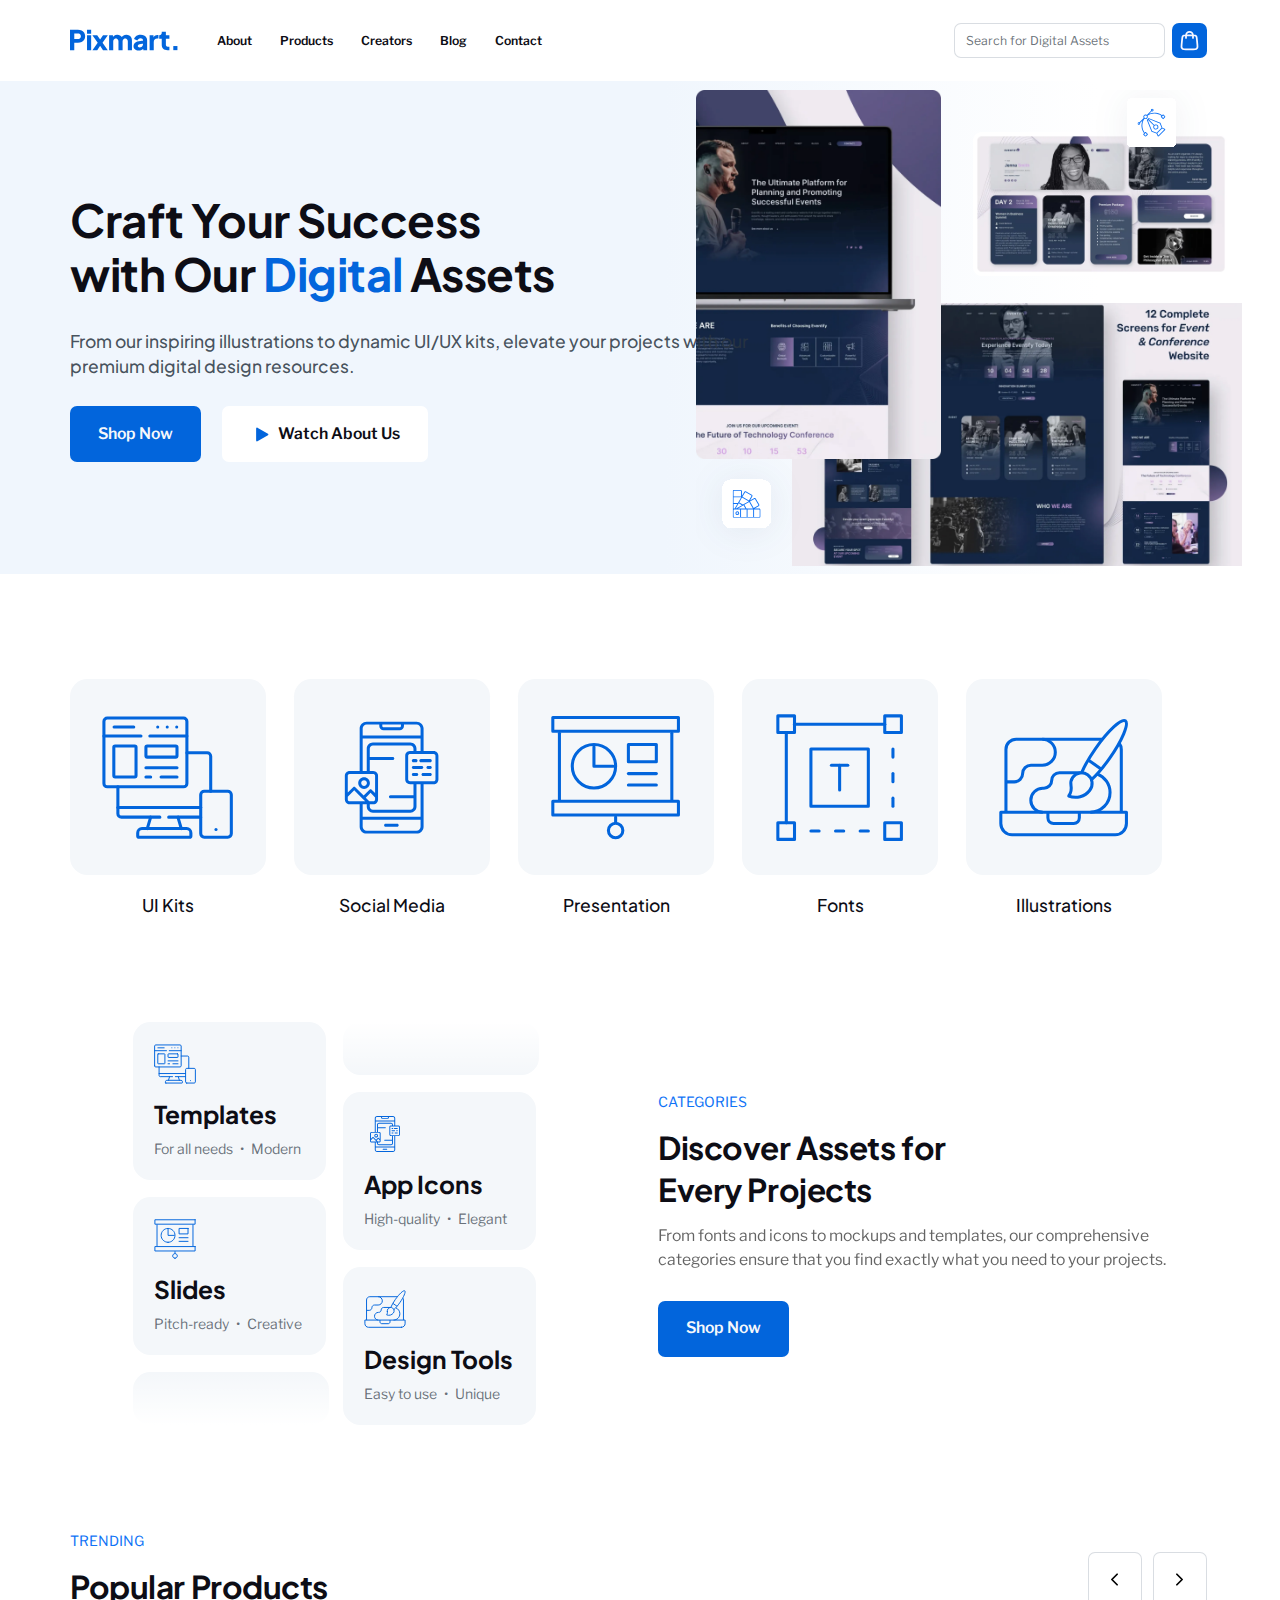
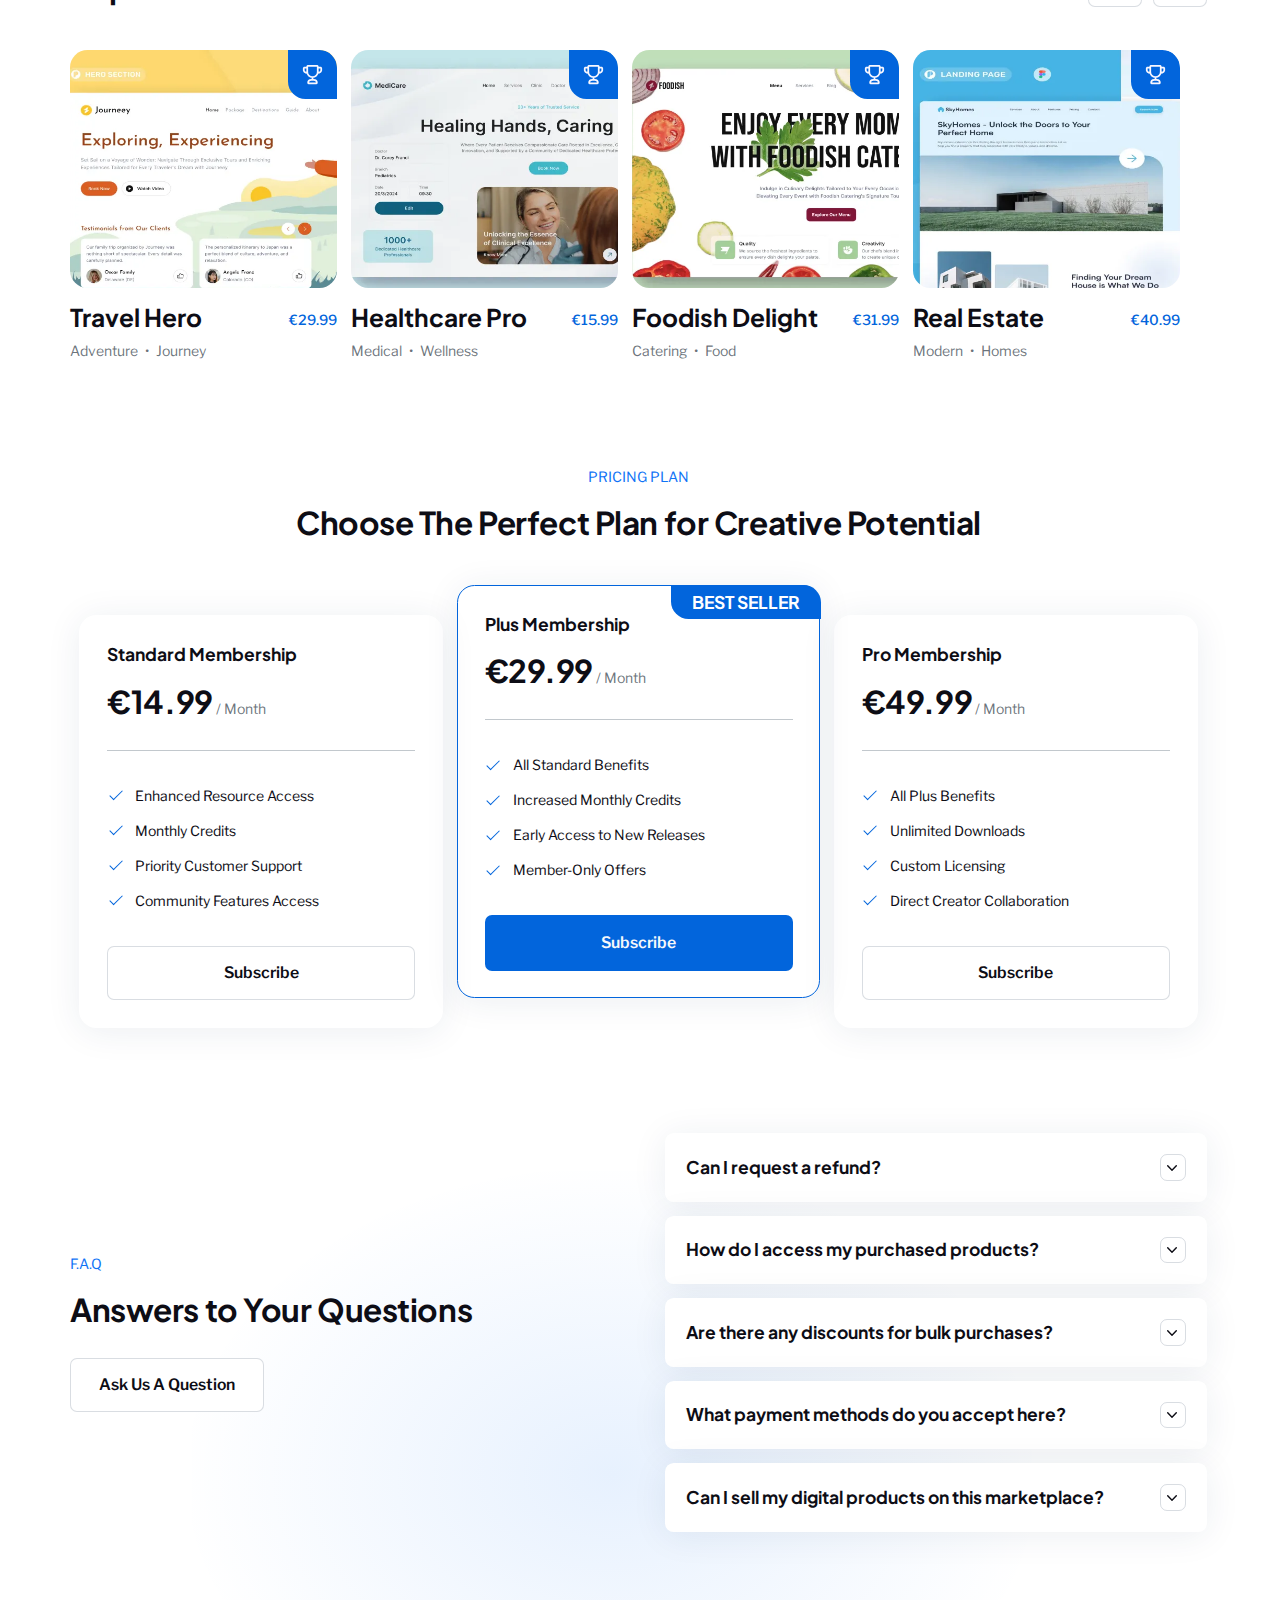
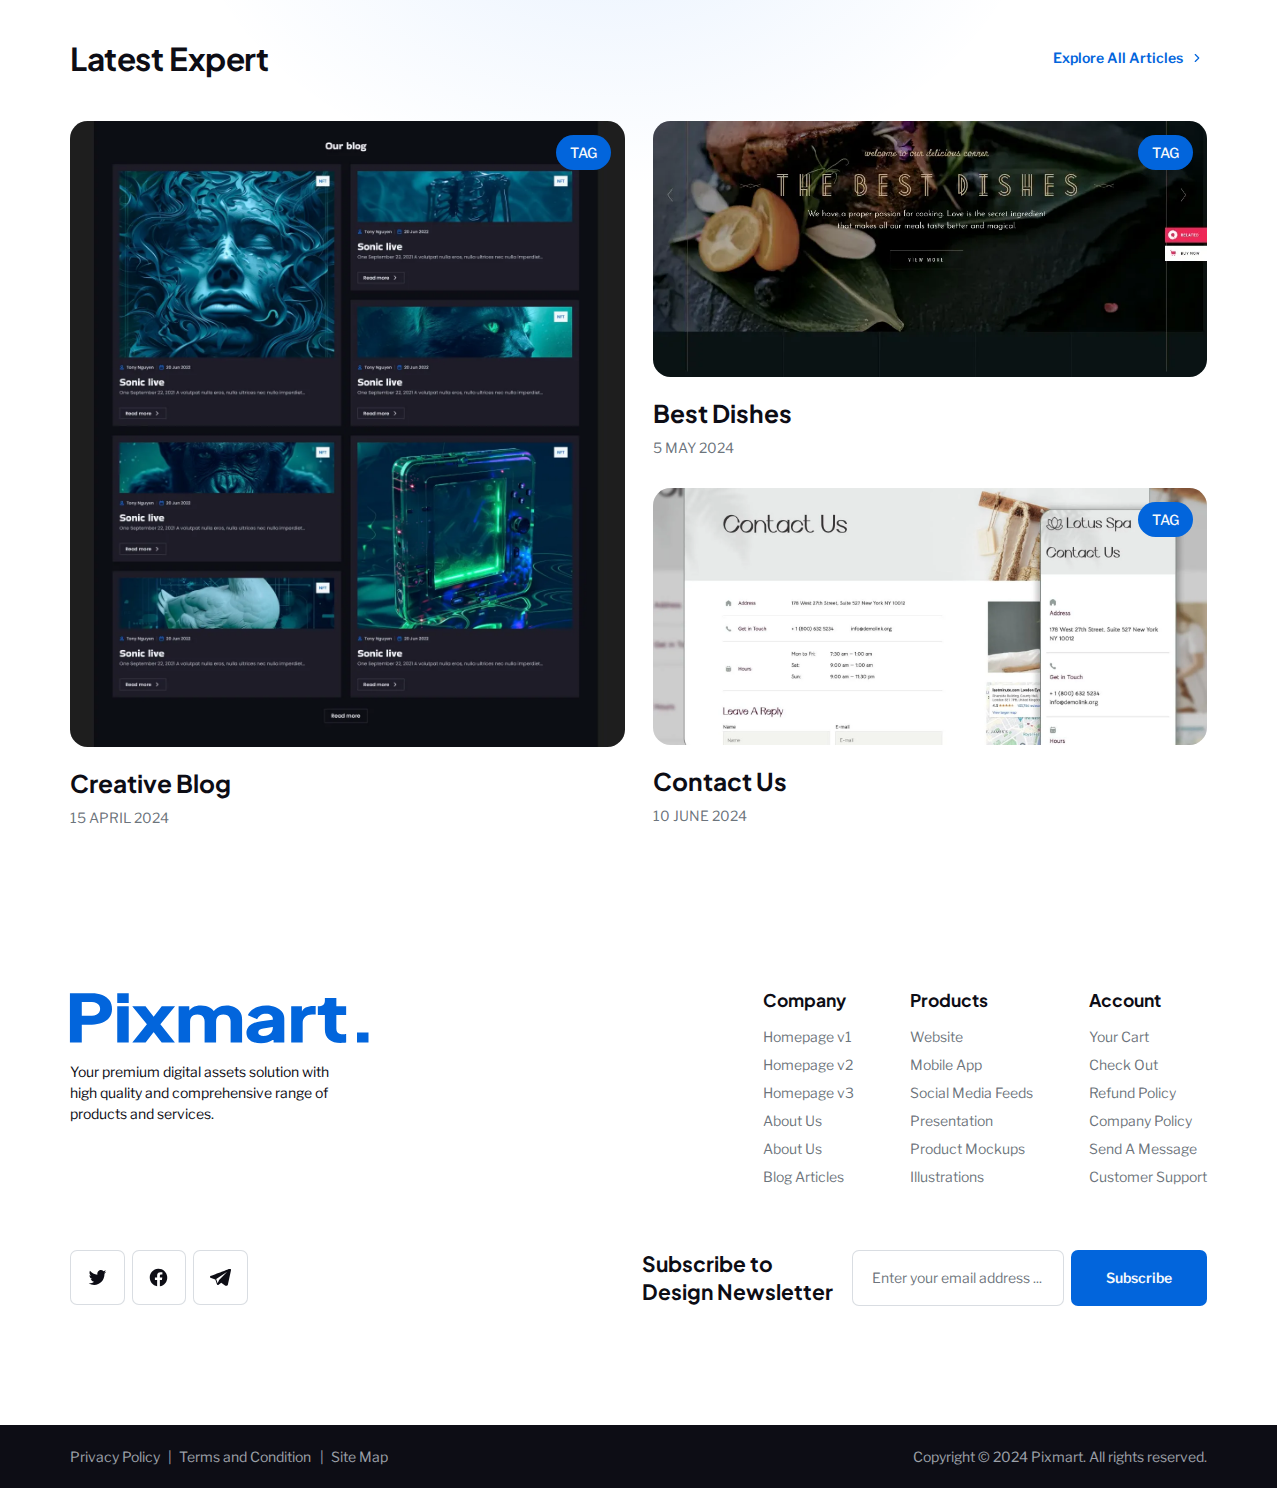
<file: Index.html>
<!DOCTYPE html>
<html lang="en">
  <head>
    <meta charset="UTF-8" />
    <meta name="viewport" content="width=device-width, initial-scale=1.0" />
    <meta
      name="description"
      content="The homepage of Pixmart, that represents main features of the platform"
    />
    <title>Pixmart</title>
    <link
      rel="apple-touch-icon"
      type="image/svg+xml"
      href="./images/icons/favicon.svg"
    />
    <link rel="icon" type="image/svg+xml" href="./images/icons/favicon.svg" />
    <link rel="alternate icon" type="image/png" href="./images/favicon.png" />
    <link rel="preconnect" href="https://fonts.googleapis.com" />
    <link rel="preconnect" href="https://fonts.gstatic.com" crossorigin />
    <link
      href="https://fonts.googleapis.com/css2?family=Libre+Franklin:wght@400;500;600;700&display=swap"
      rel="stylesheet"
    />
    <link
      href="https://fonts.googleapis.com/css2?family=Plus+Jakarta+Sans:wght@400;500;700&display=swap"
      rel="stylesheet"
    />
    <link rel="stylesheet" href="./styles/normalize.css" />
    <link rel="stylesheet" href="./styles/constants.css" />
    <link rel="stylesheet" href="./styles/style.css" />
  </head>
  <body>
    <header class="header list">
      <a href="./index.html" class="header__logo">
        <h1 class="header__title">
          <img
            src="./images/icons/logo.svg"
            alt="Pixmart logo"
            width="108"
            height="24"
          />
        </h1>
      </a>
      <nav class="header__navigation">
        <ul class="navigation__list list">
          <li class="navigation__list-item">
            <a
              href="https://null-smth.com/"
              class="navigation__link button button__small button__navigation"
            >
              About
            </a>
          </li>
          <li class="navigation__list-item">
            <a
              href="./catalog.html"
              class="navigation__link button button__small button__navigation"
            >
              Products
            </a>
          </li>
          <li class="navigation__list-item">
            <a
              href="https://null-smth.com/"
              class="navigation__link button button__small button__navigation"
            >
              Creators
            </a>
          </li>
          <li class="navigation__list-item">
            <a
              href="./blog-details.html"
              class="navigation__link button button__small button__navigation"
            >
              Blog
            </a>
          </li>
          <li class="navigation__list-item">
            <a
              href="./contacts.html"
              class="navigation__link button button__small button__navigation"
            >
              Contact
            </a>
          </li>
        </ul>
      </nav>
      <div class="header__assets-block list">
        <form action="#" method="get" class="assets-block__searching">
          <label for="asset-searching" class="searching__label hidden"
            >Find asset</label
          >
          <input
            type="text"
            class="searching__input input input__small"
            id="asset-searching"
            placeholder="Search for Digital Assets"
          />
          <button type="submit" class="searching__button hidden">Search</button>
        </form>
        <a
          href="https://null-smth.com/"
          class="assets-block__button button button__primary button__square-medium"
        >
          <svg class="assets-block__icon icon">
            <use xlink:href="./images/icons/sprite.svg#bag"></use>
          </svg>
        </a>
      </div>
    </header>
    <main class="container__main">
      <section class="main">
        <div class="main__main-information list list__column">
          <h2 class="main-information__title hidden heading__section">
            Introduction
          </h2>
          <strong class="main-information__highlite-text heading__main-title">
            Craft Your Success with Our&nbsp;<span class="highlite-text__span"
              >Digital
            </span>
            Assets
          </strong>
          <p class="main-information__description text__main">
            From our inspiring illustrations to dynamic UI/UX kits, elevate your
            projects with our premium digital design resources.
          </p>
          <div class="main-information__main-buttons list">
            <a
              href="./catalog.html"
              class="main-buttons__button button button__primary button__large"
              >Shop Now</a
            >
            <a
              href="https://null-smth.com/"
              class="main-buttons__button button button__navigation button__large"
              target="_blank"
            >
              <svg class="main-buttons__icon icon">
                <use xlink:href="./images/icons/sprite.svg#play"></use>
              </svg>
              Watch About Us
            </a>
          </div>
        </div>
      </section>
      <section class="products container__section">
        <h2 class="hidden">Products</h2>
        <ul class="products__list list list__elements">
          <li>
            <a class="products__link" href="./catalog.html">
              <article class="products__list-item list list__column">
                <div class="list-item__image">
                  <svg class="list-item__icon-image">
                    <use xlink:href="./images/icons/sprite.svg#ui-kit"></use>
                  </svg>
                </div>
                <h3 class="products__title heading__article-title">UI Kits</h3>
              </article>
            </a>
          </li>
          <li>
            <a class="products__link" href="./catalog.html">
              <article class="products__list-item list list__column">
                <div class="list-item__image">
                  <svg class="list-item__icon-image">
                    <use
                      xlink:href="./images/icons/sprite.svg#social-media"
                    ></use>
                  </svg>
                </div>
                <h3 class="products__title heading__article-title">
                  Social Media
                </h3>
              </article>
            </a>
          </li>
          <li>
            <a class="products__link" href="./catalog.html">
              <article class="products__list-item list list__column">
                <div class="list-item__image">
                  <svg class="list-item__icon-image">
                    <use
                      xlink:href="./images/icons/sprite.svg#presentation"
                    ></use>
                  </svg>
                </div>
                <h3 class="products__title heading__article-title">
                  Presentation
                </h3>
              </article>
            </a>
          </li>
          <li>
            <a class="products__link" href="./catalog.html">
              <article class="products__list-item list list__column">
                <div class="list-item__image">
                  <svg class="list-item__icon-image">
                    <use xlink:href="./images/icons/sprite.svg#font"></use>
                  </svg>
                </div>
                <h3 class="products__title heading__article-title">Fonts</h3>
              </article>
            </a>
          </li>
          <li>
            <a class="products__link" href="./catalog.html">
              <article class="products__list-item list list__column">
                <div class="list-item__image">
                  <svg class="list-item__icon-image">
                    <use
                      xlink:href="./images/icons/sprite.svg#illustration"
                    ></use>
                  </svg>
                </div>
                <h3 class="products__title heading__article-title">
                  Illustrations
                </h3>
              </article>
            </a>
          </li>
        </ul>
      </section>
      <section class="categories container__section list">
        <div class="categories__categories-information list list__column">
          <h2 class="categories-information__title heading__section">
            categories
          </h2>
          <strong
            class="categories-information__highlite-text heading__section-title"
          >
            Discover Assets for Every Projects
          </strong>
          <p class="categories-information__description text__section">
            From fonts and icons to mockups and templates, our comprehensive
            categories ensure that you find exactly what you need to your
            projects.
          </p>
          <a
            href="./catalog.html"
            class="categories-information__button button button__primary button__large"
          >
            Shop Now
          </a>
        </div>
        <div class="categories__list list">
          <ul
            class="categories__categories-cards list list__column list__elements"
          >
            <li>
              <a href="./catalog.html" class="categories-cards__link">
                <article
                  class="categories-cards__categories-card list list__column"
                >
                  <svg class="categories-card__image">
                    <use xlink:href="./images/icons/sprite.svg#ui-kit"></use>
                  </svg>
                  <h3 class="categories-card__title heading__article-title">
                    Templates
                  </h3>
                  <div class="categories-card__description list">
                    <p>For all needs</p>
                    •
                    <p>Modern</p>
                  </div>
                </article>
              </a>
            </li>
            <li>
              <a href="./catalog.html" class="categories-cards__link">
                <article
                  class="categories-cards__categories-card list list__column"
                >
                  <svg class="categories-card__image">
                    <use
                      xlink:href="./images/icons/sprite.svg#presentation"
                    ></use>
                  </svg>
                  <h3 class="categories-card__title heading__article-title">
                    Slides
                  </h3>
                  <div class="categories-card__description list">
                    <p>Pitch-ready</p>
                    •
                    <p>Creative</p>
                  </div>
                </article>
              </a>
            </li>
          </ul>
          <ul
            class="categories__categories-cards list list__column list__elements"
          >
            <li>
              <a href="./catalog.html" class="categories-cards__link">
                <article
                  class="categories-cards__categories-card list list__column"
                >
                  <svg class="categories-card__image">
                    <use
                      xlink:href="./images/icons/sprite.svg#social-media"
                    ></use>
                  </svg>
                  <h3 class="categories-card__title heading__article-title">
                    App icons
                  </h3>
                  <div class="categories-card__description list">
                    <p>High-quality</p>
                    •
                    <p>Elegant</p>
                  </div>
                </article>
              </a>
            </li>
            <li>
              <a href="./catalog.html" class="categories-cards__link">
                <article
                  class="categories-cards__categories-card list list__column"
                >
                  <svg class="categories-card__image">
                    <use
                      xlink:href="./images/icons/sprite.svg#illustration"
                    ></use>
                  </svg>
                  <h3 class="categories-card__title heading__article-title">
                    Design tools
                  </h3>
                  <div class="categories-card__description list">
                    <p>Easy to use</p>
                    •
                    <p>Unique</p>
                  </div>
                </article>
              </a>
            </li>
          </ul>
        </div>
      </section>
      <section class="trending container__section">
        <header class="trending__trending-header list">
          <div class="list list__column">
            <h2 class="trending-header__title heading__section">trending</h2>
            <strong class="trending-controller__title heading__section-title"
              >Popular Products</strong
            >
          </div>
          <div class="trending-header__trending-controller">
            <div class="trending-controller__buttons list">
              <button
                class="trending-controller__button button button__secondary button__square-big"
              >
                <svg class="icon">
                  <use xlink:href="./images/icons/sprite.svg#arrow"></use>
                </svg>
              </button>
              <button
                class="trending-controller__button button button__secondary button__square-big"
              >
                <svg class="icon">
                  <use xlink:href="./images/icons/sprite.svg#arrow"></use>
                </svg>
              </button>
            </div>
          </div>
        </header>
        <ul class="trending__trending-list list list__elements">
          <li>
            <a href="https://null-smth.com/" class="trending-list__link">
              <article class="trending-list__trending-card list list__column">
                <div class="trending-card__image-container">
                  <img
                    src="./images/popular-products/travel-hero.webp"
                    alt="travel hero product"
                    width="306"
                    height="272"
                    class="trending-card__trending-image"
                  />
                  <span class="trending-card__label">
                    <svg class="icon">
                      <use xlink:href="./images/icons/sprite.svg#trophy"></use>
                    </svg>
                  </span>
                  <span
                    class="trending-card__to-product button button__primary button__large"
                  >
                    Go to product
                  </span>
                </div>
                <div
                  class="trending-card__trending-information list list__column"
                >
                  <div class="trending-card__main-information list">
                    <h3
                      class="trending-information__title heading__article-title"
                    >
                      travel hero
                    </h3>
                    <b class="trending-information__price">€29.99</b>
                  </div>
                  <div class="trending-information__description list">
                    <p>Adventure</p>
                    •
                    <p>Journey</p>
                  </div>
                </div>
              </article>
            </a>
          </li>
          <li>
            <a href="https://null-smth.com/" class="trending-list__link">
              <article class="trending-list__trending-card list list__column">
                <div class="trending-card__image-container">
                  <img
                    src="./images/popular-products/healthcare-pro.webp"
                    alt="healthcare pro product"
                    width="306"
                    height="272"
                    class="trending-card__trending-image"
                  />
                  <span class="trending-card__label">
                    <svg class="icon">
                      <use xlink:href="./images/icons/sprite.svg#trophy"></use>
                    </svg>
                  </span>
                  <span
                    class="trending-card__to-product button button__primary button__large"
                  >
                    Go to product
                  </span>
                </div>
                <div
                  class="trending-card__trending-information list list__column"
                >
                  <div class="trending-card__main-information list">
                    <h3
                      class="trending-information__title heading__article-title"
                    >
                      healthcare pro
                    </h3>
                    <b class="trending-information__price">€15.99</b>
                  </div>

                  <div class="trending-information__description list">
                    <p>Medical</p>
                    •
                    <p>Wellness</p>
                  </div>
                </div>
              </article>
            </a>
          </li>
          <li>
            <a href="https://null-smth.com/" class="trending-list__link">
              <article class="trending-list__trending-card list list__column">
                <div class="trending-card__image-container">
                  <img
                    src="./images/popular-products/foodish-delight.webp"
                    alt="foodish delight product"
                    width="306"
                    height="272"
                    class="trending-card__trending-image"
                  />
                  <span class="trending-card__label">
                    <svg class="icon">
                      <use xlink:href="./images/icons/sprite.svg#trophy"></use>
                    </svg>
                  </span>
                  <span
                    class="trending-card__to-product button button__primary button__large"
                  >
                    Go to product
                  </span>
                </div>
                <div
                  class="trending-card__trending-information list list__column"
                >
                  <div class="trending-card__main-information list">
                    <h3
                      class="trending-information__title heading__article-title"
                    >
                      foodish delight
                    </h3>
                    <b class="trending-information__price">€31.99</b>
                  </div>
                  <div class="trending-information__description list">
                    <p>Catering</p>
                    •
                    <p>Food</p>
                  </div>
                </div>
              </article>
            </a>
          </li>
          <li>
            <a href="https://null-smth.com/" class="trending-list__link">
              <article class="trending-list__trending-card list list__column">
                <div class="trending-card__image-container">
                  <img
                    src="./images/popular-products/real-estate.webp"
                    alt="real estate product"
                    width="306"
                    height="272"
                    class="trending-card__trending-image"
                  />
                  <span class="trending-card__label">
                    <svg class="icon">
                      <use xlink:href="./images/icons/sprite.svg#trophy"></use>
                    </svg>
                  </span>
                  <span
                    class="trending-card__to-product button button__primary button__large"
                  >
                    Go to product
                  </span>
                </div>
                <div
                  class="trending-card__trending-information list list__column"
                >
                  <div class="trending-card__main-information list">
                    <h3
                      class="trending-information__title heading__article-title"
                    >
                      real estate
                    </h3>
                    <b class="trending-information__price">€40.99</b>
                  </div>
                  <div class="trending-information__description list">
                    <p>Modern</p>
                    •
                    <p>Homes</p>
                  </div>
                </div>
              </article>
            </a>
          </li>
        </ul>
      </section>
      <section class="pricing-plan container__section list list__column">
        <h2 class="pricing-plan__title heading__section">Pricing plan</h2>
        <strong class="pricing-plan__highlite-text heading__section-title">
          Choose The Perfect Plan for Creative Potential
        </strong>
        <ul class="pricing-plan__plan-list list">
          <li>
            <article class="plan-list__plan-item list list__column">
              <h3
                class="plan-item__title heading__card-title heading__article-title"
              >
                Standard Membership
              </h3>
              <p class="plan-item__full-price">
                <b class="plan-item__price heading__section-title">€14.99</b> /
                Month
              </p>
              <!-- prettier-ignore -->
              <ul class="plan-item__plan-features list list__column">
                <li class="plan-features__feature">
                  Enhanced Resource Access
                </li>
                <li class="plan-features__feature">
                  Monthly Credits
                </li>
                <li class="plan-features__feature">
                  Priority Customer Support
                </li>
                <li class="plan-features__feature">
                  Community Features Access
                </li>
              </ul>
              <a
                href="https://null-smth.com/"
                target="_blank"
                class="plan-item__subscribe button button__secondary button__large"
              >
                Subscribe
              </a>
            </article>
          </li>
          <li>
            <article class="plan-list__plan-item best list list__column">
              <span class="plan-item__label heading__card-title"
                >Best seller</span
              >
              <h3
                class="plan-item__title heading__card-title heading__article-title"
              >
                Plus Membership
              </h3>
              <p class="plan-item__full-price">
                <b class="plan-item__price heading__section-title">€29.99</b> /
                Month
              </p>
              <!-- prettier-ignore -->
              <ul class="plan-item__plan-features list list__column">
                <li class="plan-features__feature">
                  All Standard Benefits
                </li>
                <li class="plan-features__feature">
                  Increased Monthly Credits
                </li>
                <li class="plan-features__feature">
                  Early Access to New Releases
                </li>
                <li class="plan-features__feature">
                  Member-Only Offers
                </li>
              </ul>
              <a
                href="https://null-smth.com/"
                target="_blank"
                class="plan-item__subscribe button button__primary button__large"
              >
                Subscribe
              </a>
            </article>
          </li>
          <li>
            <article class="plan-list__plan-item list list__column">
              <h3
                class="plan-item__title heading__card-title heading__article-title"
              >
                Pro Membership
              </h3>
              <p class="plan-item__full-price">
                <b class="plan-item__price heading__section-title">€49.99</b> /
                Month
              </p>
              <!-- prettier-ignore -->
              <ul class="plan-item__plan-features list list__column">
                <li class="plan-features__feature">
                  All Plus Benefits
                </li>
                <li class="plan-features__feature">
                  Unlimited Downloads
                </li>
                <li class="plan-features__feature">
                  Custom Licensing
                </li>
                <li class="plan-features__feature">
                  Direct Creator Collaboration
                </li>
              </ul>
              <a
                href="https://null-smth.com/"
                target="_blank"
                class="plan-item__subscribe button button__secondary button__large"
              >
                Subscribe
              </a>
            </article>
          </li>
        </ul>
      </section>
      <section class="faq container__section list">
        <div class="faq__faq-information list list__column">
          <h2 class="faq-information__title heading__section">F.A.Q</h2>
          <p class="faq-information__highlite-text heading__section-title">
            Answers to Your Questions
          </p>
          <a
            href="https://null-smth.com/"
            class="faq-information__cta-button button button__secondary button__large"
          >
            Ask us a question
          </a>
        </div>
        <ul class="faq__faq-questions list list__column">
          <li>
            <details class="faq-questions__details details">
              <summary class="faq-questions__summary details__summary">
                <h3 class="faq-questions__title heading__card-title">
                  Can I request a refund?
                </h3>
              </summary>
              Accessing your purchased products is seamless and hassle-free on
              our digital design assets marketplace. Simply log in to your
              account, navigate to the 'My Purchases' section, and you'll find
              all your purchased products ready for download.
            </details>
          </li>
          <li>
            <details class="faq-questions__details details">
              <summary class="faq-questions__summary details__summary">
                <h3 class="faq-questions__title heading__card-title">
                  How do I access my purchased products?
                </h3>
              </summary>
              Accessing your purchased products is seamless and hassle-free on
              our digital design assets marketplace. Simply log in to your
              account, navigate to the 'My Purchases' section, and you'll find
              all your purchased products ready for download.
            </details>
          </li>
          <li>
            <details class="faq-questions__details details">
              <summary class="faq-questions__summary details__summary">
                <h3 class="faq-questions__title heading__card-title">
                  Are there any discounts for bulk purchases?
                </h3>
              </summary>
              Accessing your purchased products is seamless and hassle-free on
              our digital design assets marketplace. Simply log in to your
              account, navigate to the 'My Purchases' section, and you'll find
              all your purchased products ready for download.
            </details>
          </li>
          <li>
            <details class="faq-questions__details details">
              <summary class="faq-questions__summary details__summary">
                <h3 class="faq-questions__title heading__card-title">
                  What payment methods do you accept here?
                </h3>
              </summary>
              Accessing your purchased products is seamless and hassle-free on
              our digital design assets marketplace. Simply log in to your
              account, navigate to the 'My Purchases' section, and you'll find
              all your purchased products ready for download.
            </details>
          </li>
          <li>
            <details class="faq-questions__details details">
              <summary class="faq-questions__summary details__summary">
                <h3 class="faq-questions__title heading__card-title">
                  Can I sell my digital products on this marketplace?
                </h3>
              </summary>
              Accessing your purchased products is seamless and hassle-free on
              our digital design assets marketplace. Simply log in to your
              account, navigate to the 'My Purchases' section, and you'll find
              all your purchased products ready for download.
            </details>
          </li>
        </ul>
      </section>
      <section class="articles container__section">
        <header class="articles__articles-header list">
          <h2 class="articles-header__title heading__section hidden">
            articles
          </h2>
          <p class="articles-header__highlite-text heading__section-title">
            Latest Expert
          </p>
          <a href="./blog-details.html" class="articles-header__see-all link">
            Explore All Articles
            <svg class="articles-header__arrow icon__small">
              <use xlink:href="./images/icons/sprite.svg#arrow"></use>
            </svg>
          </a>
        </header>
        <ul class="articles__articles-list list__elements">
          <li>
            <a href="./blog-details.html" class="articles__link">
              <article class="articles-list__article list list__column">
                <div class="article__image-container">
                  <img
                    src="./images/articles/article-sonic.webp"
                    alt="article binabox"
                    width="624"
                    height="702"
                    class="article__image"
                  />
                  <span class="article__label"> tag </span>
                </div>
                <div class="article__article-information list list__column">
                  <h3 class="article-information__title heading__article-title">
                    Creative Blog
                  </h3>
                  <time
                    class="article-information__description"
                    datetime="2024-04-15"
                  >
                    15 april 2024
                  </time>
                </div>
              </article>
            </a>
          </li>
          <li>
            <a href="./blog-details.html" class="articles__link">
              <article class="articles-list__article">
                <div class="article__image-container">
                  <img
                    src="./images/articles/article-laurent.webp"
                    alt="article laurent"
                    width="624"
                    height="289"
                    class="article__image"
                  />
                  <span class="article__label"> tag </span>
                </div>
                <div class="article__article-information list list__column">
                  <h3 class="article-information__title heading__article-title">
                    Best Dishes
                  </h3>
                  <time
                    class="article-information__description"
                    datetime="2024-05-05"
                  >
                    5 may 2024
                  </time>
                </div>
              </article>
            </a>
          </li>
          <li>
            <a href="./blog-details.html" class="articles__link">
              <article class="articles-list__article">
                <div class="article__image-container">
                  <img
                    src="./images/articles/article-lotus.webp"
                    alt="article binabox"
                    width="624"
                    height="289"
                    class="article__image"
                  />
                  <span class="article__label"> tag </span>
                </div>
                <div class="article__article-information list list__column">
                  <h3 class="article-information__title heading__article-title">
                    Contact Us
                  </h3>
                  <time
                    class="article-information__description"
                    datetime="2024-06-10"
                  >
                    10 june 2024
                  </time>
                </div>
              </article>
            </a>
          </li>
        </ul>
      </section>
    </main>
    <footer class="footer list list__column">
      <div class="footer__summary list">
        <div class="summary__information list list__column">
          <a href="./index.html" class="information__link">
            <strong class="information__title">
              <img
                src="./images/icons/logo.svg"
                alt="Pixmart logo"
                width="300"
                height="58"
                class="information__logo"
              />
            </strong>
          </a>
          <p class="information__description">
            Your premium digital assets solution with high quality and
            comprehensive range of products and services.
          </p>
        </div>
        <div class="summary__summary-lists">
          <h2 class="summary-lists__title heading__card-title">Company</h2>
          <nav class="summary-lists__navigation">
            <ul class="summary-lists__list list list__column">
              <li class="summary-lists__list-item">
                <a href="./index.html" class="list-item__link link">
                  Homepage v1
                </a>
              </li>
              <li class="summary-lists__list-item">
                <a href="./index.html" class="list-item__link link">
                  Homepage v2
                </a>
              </li>
              <li class="summary-lists__list-item">
                <a href="./index.html" class="list-item__link link">
                  Homepage v3
                </a>
              </li>
              <li class="summary-lists__list-item">
                <a href="https://null-smth.com/" class="list-item__link link">
                  About Us
                </a>
              </li>
              <li class="summary-lists__list-item">
                <a href="https://null-smth.com/" class="list-item__link link">
                  About Us
                </a>
              </li>
              <li class="summary-lists__list-item">
                <a href="./blog-details.html" class="list-item__link link">
                  Blog Articles
                </a>
              </li>
            </ul>
          </nav>
        </div>
        <div class="summary__summary-lists">
          <h2 class="summary-lists__title heading__card-title">Products</h2>
          <nav class="summary-lists__navigation">
            <ul class="summary-lists__list list list__column">
              <li class="summary-lists__list-item">
                <a href="./catalog.html" class="list-item__link link">
                  Website
                </a>
              </li>
              <li class="summary-lists__list-item">
                <a href="./catalog.html" class="list-item__link link">
                  Mobile App
                </a>
              </li>
              <li class="summary-lists__list-item">
                <a href="./catalog.html" class="list-item__link link">
                  Social Media Feeds
                </a>
              </li>
              <li class="summary-lists__list-item">
                <a href="./catalog.html" class="list-item__link link">
                  Presentation
                </a>
              </li>
              <li class="summary-lists__list-item">
                <a href="./catalog.html" class="list-item__link link">
                  Product Mockups
                </a>
              </li>
              <li class="summary-lists__list-item">
                <a href="./catalog.html" class="list-item__link link">
                  Illustrations
                </a>
              </li>
            </ul>
          </nav>
        </div>
        <div class="summary__summary-lists">
          <h2 class="summary-lists__title heading__card-title">Account</h2>
          <nav class="summary-lists__navigation">
            <ul class="summary-lists__list list list__column">
              <li class="summary-lists__list-item">
                <a href="https://null-smth.com/" class="list-item__link link">
                  Your Cart
                </a>
              </li>
              <li class="summary-lists__list-item">
                <a href="https://null-smth.com/" class="list-item__link link">
                  Check Out
                </a>
              </li>
              <li class="summary-lists__list-item">
                <a
                  href="https://null-smth.com/"
                  target="_blank"
                  class="list-item__link link"
                >
                  Refund Policy
                </a>
              </li>
              <li class="summary-lists__list-item">
                <a
                  href="https://null-smth.com/"
                  target="_blank"
                  class="list-item__link link"
                >
                  Company Policy
                </a>
              </li>
              <li class="summary-lists__list-item">
                <a
                  href="https://null-smth.com/"
                  target="_blank"
                  class="list-item__link link"
                >
                  Send A Message
                </a>
              </li>
              <li class="summary-lists__list-item">
                <a href="https://null-smth.com/" class="list-item__link link">
                  Customer Support
                </a>
              </li>
            </ul>
          </nav>
        </div>
      </div>
      <div class="footer__cta list">
        <div class="cta__cta-buttons list">
          <a
            href="https://null-smth.com/"
            target="_blank"
            class="cta-buttons__button button button__secondary button__square-big"
          >
            <svg class="cta-buttons__icon icon">
              <use xlink:href="./images/icons/sprite.svg#twitter"></use>
            </svg>
          </a>
          <a
            href="https://null-smth.com/"
            target="_blank"
            class="cta-buttons__button button button__secondary button__square-big"
          >
            <svg class="cta-buttons__icon icon">
              <use xlink:href="./images/icons/sprite.svg#facebook"></use>
            </svg>
          </a>
          <a
            href="https://null-smth.com/"
            target="_blank"
            class="cta-buttons__button button button__secondary button__square-big"
          >
            <svg class="cta-buttons__icon icon">
              <use xlink:href="./images/icons/sprite.svg#telegram"></use>
            </svg>
          </a>
        </div>
        <div class="cta__newsletter list">
          <label for="email" class="newsletter__label heading__article-title">
            Subscribe to Design Newsletter
          </label>
          <input
            id="email"
            type="text"
            name="email"
            class="newsletter__input input input__large"
            placeholder="Enter your email address ..."
          />
          <button
            class="newsletter__button button button__primary button__large"
          >
            Subscribe
          </button>
        </div>
      </div>
      <div class="footer__documents list">
        <div class="documents__document-list">
          <ul class="document-list__list list">
            <li class="document-list__list-item">
              <a
                href="https://null-smth.com/"
                target="_blank"
                class="list-item__link list-item__document-link link"
                >Privacy Policy</a
              >
            </li>
            <li class="document-list__list-item">
              <a
                href="https://null-smth.com/"
                target="_blank"
                class="list-item__link list-item__document-link link"
                >Terms and Condition</a
              >
            </li>
            <li class="document-list__list-item">
              <a
                href="https://null-smth.com/"
                target="_blank"
                class="list-item__link list-item__document-link link"
                >Site Map</a
              >
            </li>
          </ul>
        </div>
        <p class="documents__copyright">
          Copyright © 2024 Pixmart. All rights reserved.
        </p>
      </div>
    </footer>
  </body>
</html>
</file>
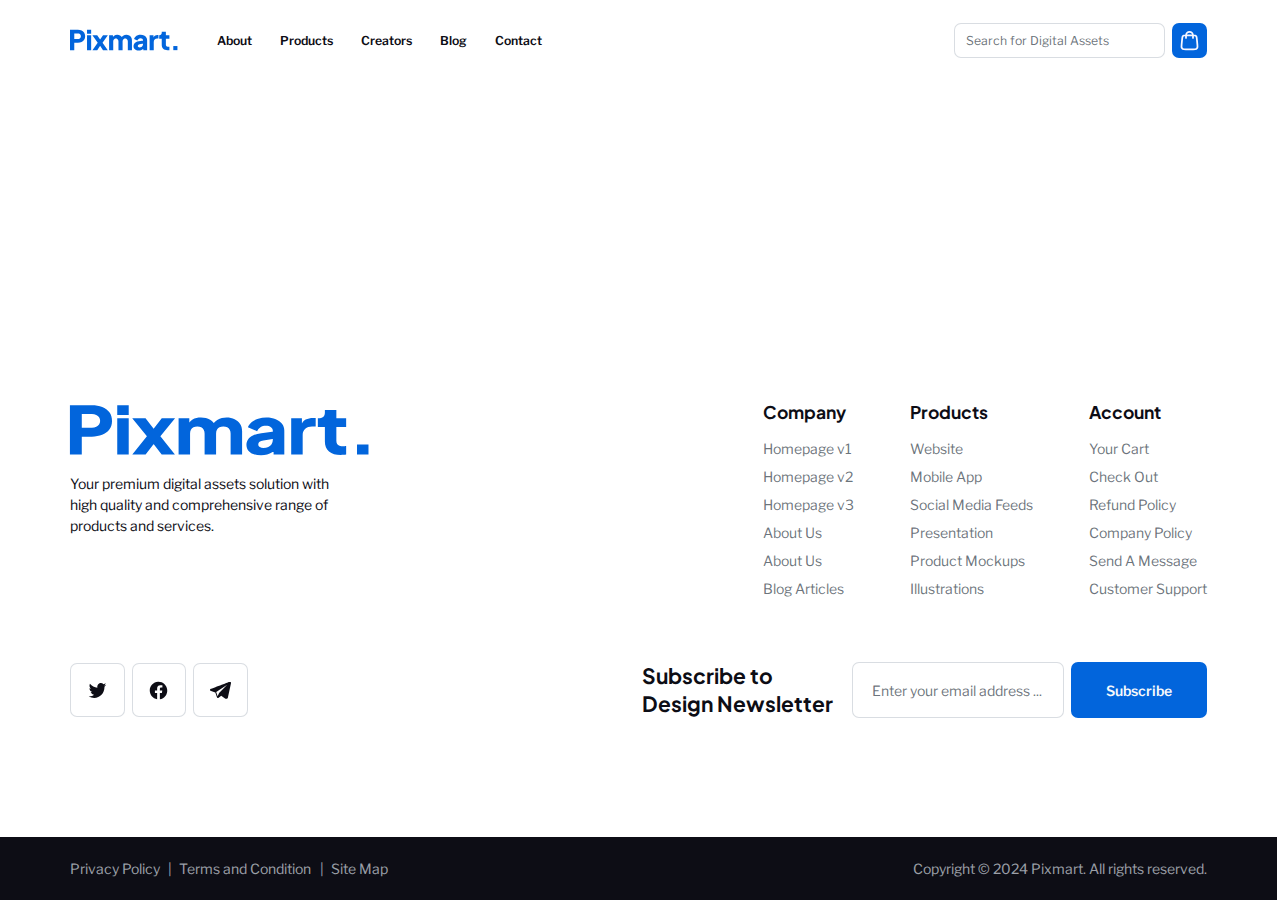
<file: blog-details.html>
<!DOCTYPE html>
<html lang="en">
  <head>
    <meta charset="UTF-8" />
    <meta name="viewport" content="width=device-width, initial-scale=1.0" />
    <meta
      name="description"
      content="The homepage of Pixmart, that represents main features of the platform"
    />
    <title>Pixmart</title>
    <link rel="icon" href="./images/icons/favicon.svg" />
    <link rel="preconnect" href="https://fonts.googleapis.com" />
    <link rel="preconnect" href="https://fonts.gstatic.com" crossorigin />
    <link
      href="https://fonts.googleapis.com/css2?family=Libre+Franklin:wght@400;500;600;700&display=swap"
      rel="stylesheet"
    />
    <link
      href="https://fonts.googleapis.com/css2?family=Plus+Jakarta+Sans:wght@400;500;700&display=swap"
      rel="stylesheet"
    />
    <link rel="stylesheet" href="./styles/normalize.css" />
    <link rel="stylesheet" href="./styles/constants.css" />
    <link rel="stylesheet" href="./styles/style.css" />
  </head>
  <body>
    <header class="header list">
      <a href="./index.html" class="header__logo">
        <h1 class="header__title">
          <img
            src="./images/icons/logo.svg"
            alt="Pixmart logo"
            width="108"
            height="24"
          />
        </h1>
      </a>
      <nav class="header__navigation">
        <ul class="navigation__list list">
          <li class="navigation__list-item">
            <a
              href="https://null-smth.com/"
              class="navigation__link button button__small button__navigation"
            >
              About
            </a>
          </li>
          <li class="navigation__list-item">
            <a
              href="./catalog.html"
              class="navigation__link button button__small button__navigation"
            >
              Products
            </a>
          </li>
          <li class="navigation__list-item">
            <a
              href="https://null-smth.com/"
              class="navigation__link button button__small button__navigation"
            >
              Creators
            </a>
          </li>
          <li class="navigation__list-item">
            <a
              href="./blog-details.html"
              class="navigation__link button button__small button__navigation"
            >
              Blog
            </a>
          </li>
          <li class="navigation__list-item">
            <a
              href="./contacts.html"
              class="navigation__link button button__small button__navigation"
            >
              Contact
            </a>
          </li>
        </ul>
      </nav>
      <div class="header__assets-block list">
        <form action="#" method="get" class="assets-block__searching">
          <label for="asset-searching" class="searching__label hidden"
            >Find asset</label
          >
          <input
            type="text"
            class="searching__input input input__small"
            id="asset-searching"
            placeholder="Search for Digital Assets"
          />
          <button type="submit" class="searching__button hidden">Search</button>
        </form>
        <a
          href="https://null-smth.com/"
          class="assets-block__button button button__primary button__square-medium"
        >
          <svg class="assets-block__icon icon">
            <use xlink:href="./images/icons/sprite.svg#bag"></use>
          </svg>
        </a>
      </div>
    </header>
    <main class="container__main"></main>
    <footer class="footer list list__column">
      <div class="footer__summary list">
        <div class="summary__information list list__column">
          <a href="./index.html" class="information__link">
            <strong class="information__title">
              <img
                src="./images/icons/logo.svg"
                alt="Pixmart logo"
                width="300"
                height="58"
                class="information__logo"
              />
            </strong>
          </a>
          <p class="information__description">
            Your premium digital assets solution with high quality and
            comprehensive range of products and services.
          </p>
        </div>
        <div class="summary__summary-lists">
          <h2 class="summary-lists__title heading__card-title">Company</h2>
          <nav class="summary-lists__navigation">
            <ul class="summary-lists__list list list__column">
              <li class="summary-lists__list-item">
                <a href="./index.html" class="list-item__link link">
                  Homepage v1
                </a>
              </li>
              <li class="summary-lists__list-item">
                <a href="./index.html" class="list-item__link link">
                  Homepage v2
                </a>
              </li>
              <li class="summary-lists__list-item">
                <a href="./index.html" class="list-item__link link">
                  Homepage v3
                </a>
              </li>
              <li class="summary-lists__list-item">
                <a href="https://null-smth.com/" class="list-item__link link">
                  About Us
                </a>
              </li>
              <li class="summary-lists__list-item">
                <a href="https://null-smth.com/" class="list-item__link link">
                  About Us
                </a>
              </li>
              <li class="summary-lists__list-item">
                <a href="./blog-details.html" class="list-item__link link">
                  Blog Articles
                </a>
              </li>
            </ul>
          </nav>
        </div>
        <div class="summary__summary-lists">
          <h2 class="summary-lists__title heading__card-title">Products</h2>
          <nav class="summary-lists__navigation">
            <ul class="summary-lists__list list list__column">
              <li class="summary-lists__list-item">
                <a href="./catalog.html" class="list-item__link link">
                  Website
                </a>
              </li>
              <li class="summary-lists__list-item">
                <a href="./catalog.html" class="list-item__link link">
                  Mobile App
                </a>
              </li>
              <li class="summary-lists__list-item">
                <a href="./catalog.html" class="list-item__link link">
                  Social Media Feeds
                </a>
              </li>
              <li class="summary-lists__list-item">
                <a href="./catalog.html" class="list-item__link link">
                  Presentation
                </a>
              </li>
              <li class="summary-lists__list-item">
                <a href="./catalog.html" class="list-item__link link">
                  Product Mockups
                </a>
              </li>
              <li class="summary-lists__list-item">
                <a href="./catalog.html" class="list-item__link link">
                  Illustrations
                </a>
              </li>
            </ul>
          </nav>
        </div>
        <div class="summary__summary-lists">
          <h2 class="summary-lists__title heading__card-title">Account</h2>
          <nav class="summary-lists__navigation">
            <ul class="summary-lists__list list list__column">
              <li class="summary-lists__list-item">
                <a href="https://null-smth.com/" class="list-item__link link">
                  Your Cart
                </a>
              </li>
              <li class="summary-lists__list-item">
                <a href="https://null-smth.com/" class="list-item__link link">
                  Check Out
                </a>
              </li>
              <li class="summary-lists__list-item">
                <a
                  href="https://null-smth.com/"
                  target="_blank"
                  class="list-item__link link"
                >
                  Refund Policy
                </a>
              </li>
              <li class="summary-lists__list-item">
                <a
                  href="https://null-smth.com/"
                  target="_blank"
                  class="list-item__link link"
                >
                  Company Policy
                </a>
              </li>
              <li class="summary-lists__list-item">
                <a
                  href="https://null-smth.com/"
                  target="_blank"
                  class="list-item__link link"
                >
                  Send A Message
                </a>
              </li>
              <li class="summary-lists__list-item">
                <a href="https://null-smth.com/" class="list-item__link link">
                  Customer Support
                </a>
              </li>
            </ul>
          </nav>
        </div>
      </div>
      <div class="footer__cta list">
        <div class="cta__cta-buttons list">
          <a
            href="https://null-smth.com/"
            target="_blank"
            class="cta-buttons__button button button__secondary button__square-big"
          >
            <svg class="cta-buttons__icon icon">
              <use xlink:href="./images/icons/sprite.svg#twitter"></use>
            </svg>
          </a>
          <a
            href="https://null-smth.com/"
            target="_blank"
            class="cta-buttons__button button button__secondary button__square-big"
          >
            <svg class="cta-buttons__icon icon">
              <use xlink:href="./images/icons/sprite.svg#facebook"></use>
            </svg>
          </a>
          <a
            href="https://null-smth.com/"
            target="_blank"
            class="cta-buttons__button button button__secondary button__square-big"
          >
            <svg class="cta-buttons__icon icon">
              <use xlink:href="./images/icons/sprite.svg#telegram"></use>
            </svg>
          </a>
        </div>
        <div class="cta__newsletter list">
          <label for="email" class="newsletter__label heading__article-title">
            Subscribe to Design Newsletter
          </label>
          <input
            id="email"
            type="text"
            name="email"
            class="newsletter__input input input__large"
            placeholder="Enter your email address ..."
          />
          <button
            class="newsletter__button button button__primary button__large"
          >
            Subscribe
          </button>
        </div>
      </div>
      <div class="footer__documents list">
        <div class="documents__document-list">
          <ul class="document-list__list list">
            <li class="document-list__list-item">
              <a
                href="https://null-smth.com/"
                target="_blank"
                class="list-item__link list-item__document-link link"
                >Privacy Policy</a
              >
            </li>
            <li class="document-list__list-item">
              <a
                href="https://null-smth.com/"
                target="_blank"
                class="list-item__link list-item__document-link link"
                >Terms and Condition</a
              >
            </li>
            <li class="document-list__list-item">
              <a
                href="https://null-smth.com/"
                target="_blank"
                class="list-item__link list-item__document-link link"
                >Site Map</a
              >
            </li>
          </ul>
        </div>
        <p class="documents__copyright">
          Copyright © 2024 Pixmart. All rights reserved.
        </p>
      </div>
    </footer>
  </body>
</html>
</file>
<file: styles/constants.css>
:root {
  --color-focus: #3892f3;
  --font-text: "Libre Franklin", Arial, sans-serif;
  --font-heading: "Plus Jakarta Sans", Arial, sans-serif;
  --primary-color: #0265dc;
  --secondary-color: #1d36532b;
  --disabled-color: #22344966;
  --text-color: #0d0d15;
  --primary-text-color: #f5f8fb;
  --fade-color: #2a3541b2;
  --section-title-color: #0f73f6;
  --background-color: #f0f6fd;
  --card-background-color: #f4f7fa;
  --standart-transition: background-color 0.3s ease-out,
    border-color 0.3s ease-out, box-shadow 0.3s ease-out, color 0.3s ease-out;
  --filter-transition: filter 0.3s ease-out;
  --color-transition: background-color 0.3s ease-out, color 0.3s ease-out,
    box-shadow 0.3s ease-out;
  --heading-letter-spacing: -0.031rem;
  --screen-width: 100vw;
  --card-border-radius: 1.25rem;
  --focus-shadow: 0.125rem 0.125rem var(--color-focus),
    -0.125rem 0.125rem var(--color-focus), 0.125rem -0.125rem var(--color-focus),
    -0.125rem -0.125rem var(--color-focus);
}
</file>
<file: styles/style.css>
*:focus-visible {
  outline: none;
  box-shadow: 0.075rem 0.075rem var(--color-focus),
    -0.075rem 0.075rem var(--color-focus), 0.075rem -0.075rem var(--color-focus),
    -0.075rem -0.075rem var(--color-focus);
}

:root {
  font-family: var(--font-text);
  font-weight: 400;
  line-height: 1.5rem;
  color: var(--text-color);
  margin: 0 auto;
  max-width: 1440px;
  overflow: auto;
  scrollbar-gutter: stable;
  height: 100%;
}

body {
  display: flex;
  flex-direction: column;
  height: 100%;
}

a {
  color: inherit;
  text-decoration: inherit;
  display: inline-block;
  height: fit-content;
  border-radius: var(--card-border-radius);
}

p,
h1,
h2,
h3 {
  margin: 0;
}

.hidden {
  clip: rect(0 0 0 0);
  clip-path: inset(50%);
  height: 1px;
  overflow: hidden;
  position: absolute;
  white-space: nowrap;
  width: 1px;
}

.icon {
  width: 1.5rem;
  height: 1.5rem;
}

.icon__small {
  width: 1rem;
  height: 1rem;
}

.details {
  display: block;
  width: 100%;
  box-shadow: 0 0.25rem 2.5rem 0 #1d395f14;
  border-radius: 0.625rem;
  background-color: #fff;
  transition: height 0.5s ease-out;
}

.details__summary {
  justify-content: space-between;
  position: relative;
  align-items: center;
}

.details__summary::after {
  content: "";
  width: 1.75rem;
  height: 1.75rem;
  border-radius: 0.5rem;
  border: 0.125rem solid #1d36532b;
  transition: var(--standart-transition);
}

.details__summary:hover::after {
  background: #294d7517;
}

.details__summary::before {
  content: url("../images/icons/arrow.svg");
  line-height: 0.5rem;
  position: absolute;
  display: flex;
  top: calc(50% - 0.325rem);
  right: 0.8rem;
  transform: rotate(-90deg);
  transition: transform 0.3s ease-out;
}

.details__summary:hover::after {
  border-radius: 0.5rem;
  border: 0.125rem solid #1d36532b;
}

.details__summary:focus::after {
  border-color: var(--color-focus);
}

.details[open] {
  padding: 1.42rem;
  border: 0.125rem solid var(--primary-color);
  animation: details-start-animation;
  animation-duration: 0.5s;
  overflow: hidden;
}

.details:not([open]) {
  animation: details-end-animation;
  animation-duration: 0.5s;
}

@-webkit-keyframes details-start-animation {
  from {
    height: 2rem;
  }
  30% {
    max-height: fit-content;
    border: 0.125rem solid var(--primary-color);
  }
  to {
    height: 40rem;
    max-height: fit-content;
  }
}

@-moz-keyframes details-start-animation {
  from {
    height: 2rem;
  }
  30% {
    border: 0.125rem solid var(--primary-color);
  }
  to {
    height: 9rem;
  }
}

@keyframes details-end-animation {
  from {
    height: 10rem;
    min-height: fit-content;
  }
  to {
    height: 2rem;
    min-height: fit-content;
  }
}

.details[open] .details__summary {
  margin-bottom: 1rem;
}

.details[open] .details__summary::before {
  transform: rotate(90deg);
}

.link {
  color: var(--primary-color);
  font-weight: 600;
  display: flex;
  align-items: center;
  gap: 0.5rem;
  border-radius: 0.25rem;
  padding: 0.25rem;
  transition: var(--color-transition);
}

.link:hover {
  color: var(--color-focus);
}

.link:focus,
.link:active {
  color: var(--primary-color);
}

.link:focus {
  box-shadow: 0.25rem 0.25rem var(--color-focus),
    -0.25rem 0.25rem var(--color-focus), 0.25rem -0.25rem var(--color-focus),
    -0.25rem -0.25rem var(--color-focus);
}

.link.disabled {
  color: var(--disabled-color);
}

.list {
  display: flex;
  gap: 0.5rem;
  margin: 0;
  padding: 0rem;
  list-style-type: none;
}

.list__elements {
  padding: 0.075rem;
  margin: -0.075rem;
}

.list__column {
  flex-direction: column;
  gap: 1rem;
}

.heading__main-title {
  font-weight: 700;
  font-size: 3.25rem;
  line-height: 3.875rem;
  font-family: var(--font-heading);
}

.heading__section {
  font-weight: 400;
  font-size: 1rem;
  line-height: 1.5rem;
  text-transform: uppercase;
  color: var(--section-title-color);
}

.heading__section-title {
  font-family: var(--font-heading);
  font-weight: 700;
  font-size: 2.25rem;
  line-height: 3rem;
  letter-spacing: var(--heading-letter-spacing);
}

.heading__article-title {
  font-family: var(--font-heading);
  font-weight: 700;
  font-size: 1.75rem;
  line-height: 2.25rem;
  text-transform: capitalize;
}

.heading__card-title {
  font-family: var(--font-heading);
  font-weight: 700;
  font-size: 1.25rem;
  line-height: 1.625rem;
  text-transform: capitalize;
}

.highlite-text__span {
  color: var(--primary-color);
}

.text__main {
  font-family: var(--font-heading);
  font-weight: 500;
  font-size: 1.25rem;
  line-height: 1.75rem;
  color: #2a3541d9;
}

.text__section {
  font-weight: 400;
  font-size: 1.125rem;
  line-height: 1.75rem;
  color: #222222;
  filter: opacity(0.7);
}

.container__section {
  margin: 0 auto;
  padding: 3.75rem 5rem;
}

.container__main {
  flex-grow: 2;
}

.button {
  font-size: 0.875rem;
  line-height: 1.25rem;
  font-weight: 600;
  border-radius: 0.5rem;
  display: flex;
  align-items: center;
  gap: 0.5rem;
  transition: var(--standart-transition);
  flex-shrink: 0;
  width: fit-content;
}

.button:hover,
.button:active {
  background-color: #294d7517;
}

.button:focus {
  box-shadow: var(--focus-shadow);
}

.button.disabled {
  pointer-events: none;
  color: var(--disabled-color);
  background-color: var(--secondary-color);
}

.button__small {
  padding: 0.375rem 0.75rem;
}

.button__large {
  font-size: 1.125rem;
  line-height: 1.75rem;
  padding: 1.125rem 2rem;
}

.button__navigation {
  border: none;
  background-color: #fff;
}

.button__navigation.disabled {
  background-color: #fff;
  color: var(--disabled-color);
}

.button__primary {
  border: none;
  background: var(--primary-color);
  color: var(--primary-text-color);
}

.button__primary:hover {
  background: var(--color-focus);
}

.button__primary:active {
  border: transparent;
  background: #0054b6;
}

.button__secondary {
  border: 0.125rem solid var(--secondary-color);
  background-color: #fff;
}

.button__secondary:hover {
  background: #294d7517;
  background-color: #294d7517;
}

.button__secondary:disabled {
  background: var(--secondary-color);
}

.button__secondary:focus {
  border-color: var(--color-focus);
}

.button__secondary.button__large {
  padding: 1rem 2rem;
}

.button__square-big {
  line-height: 0;
  padding: 1.125rem;
}

.button__square-medium {
  line-height: 0;
  padding: 0.5rem;
}

.input {
  border-radius: 0.5rem;
  border: 0.075rem solid var(--secondary-color);
  font-size: 0.875rem;
  line-height: 1.125rem;
  min-width: calc(15rem - 2 * 0.75rem - 0.1rem);
  transition: var(--standart-transition);
}

.input::placeholder {
  color: var(--fade-color);
}

.input:hover {
  border: 0.075rem solid var(--color-focus);
  box-shadow: 0.075rem 0.075rem var(--color-focus),
    -0.075rem 0.075rem var(--color-focus), 0.075rem -0.075rem var(--color-focus),
    -0.075rem -0.075rem var(--color-focus);
}

.input:focus {
  border: 0.075rem solid var(--color-focus);
  box-shadow: var(--focus-shadow);
}

.input__large {
  padding: 1.125rem 1.375rem;
}

.input__small {
  padding: 0.625rem 0.75rem;
}

.header {
  display: flex;
  justify-content: space-between;
  align-items: center;
  padding: 1.625rem 5rem;
  gap: 2rem;
}

.header__navigation {
  flex-grow: 2;
  height: fit-content;
}

.header__assets-block {
  display: flex;
}

.main {
  display: flex;
  grid-template-columns: 9.5rem 1fr;
  max-width: 100%;
  justify-content: space-between;
  padding: 7.5rem 52.5rem 7.5rem 5rem;
  position: relative;
}

.main::after {
  content: "";
  position: absolute;
  width: var(--screen-width);
  left: calc((100% - (var(--screen-width))) / 2);
  top: 0;
  height: 100%;
  z-index: -2;
  background: linear-gradient(to right, var(--background-color) 52%, #fff 86%);
}

.main::before {
  content: "";
  position: absolute;
  width: 39rem;
  top: calc((100% - 34rem) / 2);
  right: 2.5rem;
  height: 34rem;
  z-index: -1;
  background-image: url("../images/intros/intro-platform.webp"),
    url("../images/icons/pen.svg"), url("../images/icons/ruler.svg"),
    url("../images/intros/intro-articles.webp"),
    url("../images/intros/intro-eventify.webp");
  background-repeat: no-repeat;
  background-size: 17.5rem 26.375rem, 8.5rem 6.875rem, 7.875rem 8.375rem,
    18.25rem 10.25rem, 32.125rem 18.75rem;
  background-position: 0 0, 28.25rem 0rem, 0rem 25.625rem, 19.75rem 3rem,
    bottom right;
}

.main__main-information {
  gap: 2rem;
}

.main-information__highlite-text {
  letter-spacing: var(--heading-letter-spacing);
  text-wrap: balance;
}

.main-information__main-buttons {
  gap: 1.5rem;
}

.products {
  padding-top: 7.5rem;
}

.products__list {
  overflow: auto;
  gap: 2rem;
}

.products__list-item {
  gap: 1.25rem;
}

.products__link .list-item__image,
.list-item__icon-image {
  transition: var(--color-transition);
}

.products__link:active .list-item__image {
  background-color: var(--primary-color);
}

.products__link:active svg {
  color: #e0f2ff;
}

.products__title {
  line-height: 1.75rem;
  font-weight: 500;
  text-align: center;
  font-size: 1.25rem;
}

.list-item__image {
  width: 14rem;
  height: 14rem;
  background-color: var(--card-background-color);
  border-radius: var(--card-border-radius);
  display: grid;
}

.list-item__icon-image {
  width: 9.375rem;
  height: 9.375rem;
  place-self: center;
  color: var(--primary-color);
}

.categories {
  gap: 4rem;
  align-items: center;
}

.categories > * {
  width: 38rem;
}

.categories__list {
  gap: 1rem;
  justify-content: center;
  position: relative;
}

.categories__list::after {
  content: "";
  position: absolute;
  width: 50%;
  top: 0;
  right: 0;
  min-height: 3.75rem;
  background-image: linear-gradient(#fff, transparent);
}

.categories__list::before {
  content: "";
  position: absolute;
  width: 50%;
  bottom: 0;
  left: 0;
  min-height: 3.75rem;
  background-image: linear-gradient(transparent, #fff);
  z-index: 2;
}

.categories__categories-information {
  order: 2;
}

.categories-information__highlite-text {
  width: 60%;
}

.categories-information__button {
  margin-top: 1rem;
}

.categories__categories-cards {
  flex-wrap: nowrap;
  height: 28.75rem;
  gap: 1.25rem;
  overflow-x: auto;
  position: relative;
}

.categories__categories-cards:last-child::before {
  content: "";
  width: 14rem;
  min-height: 3.75rem;
  background-color: var(--card-background-color);
  border-radius: var(--card-border-radius);
}

.categories__categories-cards:first-child::after {
  content: "";
  width: 14rem;
  min-height: 3.75rem;
  background-color: var(--card-background-color);
  border-radius: var(--card-border-radius);
}

.categories-cards__categories-card {
  background-color: var(--card-background-color);
  border-radius: var(--card-border-radius);
  padding: 1.5rem;
  transition: var(--color-transition);
  gap: 0.5rem;
  width: 10.8rem;
}

.categories-card__description {
  color: var(--fade-color);
  padding: 0;
}

.categories-card__image {
  width: 3rem;
  height: 3rem;
  color: var(--primary-color);
}

.categories-card__title {
  padding-top: 0.5rem;
}

.categories-cards__link:active .categories-cards__categories-card {
  background-color: var(--primary-color);
  color: #f8f7ff;
}

.categories-cards__link:active svg {
  color: #e0f2ff;
}

.categories-cards__link:active .categories-card__description {
  color: #eff5fad1;
}

.trending {
  padding-bottom: 3.5rem;
}

.trending__trending-header {
  justify-content: space-between;
  align-items: end;
}

.trending-controller__buttons {
  gap: 0.75rem;
}

.trending-controller__button:last-of-type svg {
  transform: rotate(180deg);
}

.trending__trending-list {
  margin-top: 3rem;
  gap: 1rem;
  overflow-x: auto;
}

.trending-card__to-product {
  position: absolute;
  place-self: center;
  width: calc(68%);
  justify-content: center;
  filter: opacity(0);
  z-index: 2;
  transition: var(--filter-transition);
}

.trending-list__link:hover .trending-card__to-product {
  filter: opacity(1);
}

.trending-card__image-container {
  position: relative;
  display: grid;
  width: 19.063rem;
  height: 17rem;
  overflow: hidden;
  border-radius: var(--card-border-radius);
}

.trending-card__image-container::after {
  content: "";
  position: absolute;
  filter: opacity(0);
  width: 100%;
  height: 100%;
  background-color: #e7eef7a8;
  transition: var(--filter-transition);
}

.trending-list__link:hover .trending-card__image-container::after {
  filter: opacity(1);
}

.trending-card__trending-image {
  transform: scaleX(1.11);
}

.trending-card__label {
  position: absolute;
  right: 0;
  padding: 1rem;
  line-height: 0;
  background-color: var(--primary-color);
  border-radius: 0 var(--card-border-radius);
}

.trending-card__main-information {
  justify-content: space-between;
  align-items: center;
}

.trending-information__title {
  margin-bottom: 0.25rem;
}

.trending-information__price {
  font-weight: 500;
  color: var(--primary-color);
}

.trending-card__trending-information {
  gap: 0.25rem;
  padding-bottom: 0.25rem;
}

.trending-information__description {
  color: var(--fade-color);
}

.pricing-plan {
  align-items: center;
}

.pricing-plan__plan-list {
  margin-top: 2rem;
  gap: 1rem;
  height: 31.625rem;
  align-items: end;
}

.plan-list__plan-item {
  border-radius: var(--card-border-radius);
  box-shadow: 0 0.25rem 2.5rem 0 #1d395f14;
  padding: 2rem;
  width: 22rem;
}

.plan-list__plan-item.best {
  border: 0.125rem solid var(--primary-color);
  padding: 1.875rem;
  position: relative;
}

li:has(.plan-list__plan-item.best) {
  align-self: start;
}

.plan-item__label {
  position: absolute;
  right: -0.125rem;
  text-transform: uppercase;
  top: -0.125rem;
  padding: 0.43rem 1.5rem;
  background-color: var(--primary-color);
  border-radius: 0 var(--card-border-radius);
  color: #fff;
}

.plan-item__full-price {
  color: var(--fade-color);
}

.plan-item__price {
  color: var(--text-color);
}

.plan-item__plan-features {
  margin-top: 1rem;
  padding-top: 2.4rem;
  border-top: 0.07rem solid #1f324745;
}

.plan-features__feature::before {
  content: "";
  display: inline-block;
  width: 0.35rem;
  height: 0.875rem;
  border-bottom: 0.125rem solid var(--primary-color);
  border-right: 0.125rem solid var(--primary-color);
  transform: rotate(45deg);
  margin-right: 1rem;
  margin-top: 0.125rem;
  margin-left: 0.375rem;
}

.plan-item__subscribe {
  margin-top: 1.5rem;
  width: auto;
  justify-content: center;
}

.faq {
  align-items: center;
  gap: 2.5rem;
  justify-content: space-between;
  position: relative;
}

.faq::after {
  content: "";
  position: absolute;
  opacity: 10%;
  top: 18%;
  left: 15%;
  aspect-ratio: 1.38;
  width: 60rem;
  background-image: radial-gradient(
    var(--section-title-color),
    transparent 73%
  );
  z-index: -1;
}

.faq-information__cta-button {
  margin-top: 1rem;
  text-transform: capitalize;
}

.faq-questions__title {
  text-transform: none;
}

.faq-questions__details {
  width: 35.75rem;
  padding: 1.5rem;
}

.faq-questions__summary {
  display: flex;
}

.articles__articles-header {
  justify-content: space-between;
  align-items: center;
}

.articles-header__arrow {
  transform: rotate(180deg);
}

.articles__articles-list {
  display: grid;
  grid-template-columns: repeat(2, 1fr);
  gap: 2rem;
  list-style-type: none;
  padding: 0;
  padding: 0.125rem;
  margin: -0.125rem;
  margin-top: 2.875rem;
}

.articles__articles-list li:first-child {
  grid-row: 1 / span 2;
}

.articles__link {
  display: flex;
  height: 100%;
}

.articles__link:hover .article__image-container {
  box-shadow: var(--focus-shadow);
}

.articles-list__article:first-of-type {
  gap: 0;
}

.articles-list__article:first-of-type .article__image-container {
  flex-grow: 2;
}

.articles-list__article:first-of-type .article__image {
  height: 100%;
}

.article__image-container {
  position: relative;
  display: grid;
  overflow: hidden;
  border-radius: var(--card-border-radius);
  transition: var(--color-transition);
}

.article__image {
  width: 100%;
  height: min-content;
}

.article__label {
  position: absolute;
  top: 1rem;
  right: 1rem;
  padding: 0.5rem 1rem;
  color: var(--primary-text-color);
  font-weight: 500;
  text-transform: uppercase;
  background-color: var(--primary-color);
  border-radius: 6.25rem;
}

.article__article-information {
  margin-top: 1.5rem;
  gap: 0.5rem;
}

.article-information__description {
  text-transform: uppercase;
  color: var(--fade-color);
}

.footer {
  margin-top: 3.75rem;
  padding: 4rem 5rem 0;
}

.footer__summary {
  gap: 4rem;
}

.footer__cta {
  margin-top: 3.5rem;
  justify-content: space-between;
  align-items: center;
}

.footer__documents {
  margin-top: 7.5rem;
  background-color: var(--text-color);
  padding: 1.5rem 5rem;
  color: #e7eef7a8;
  justify-content: space-between;
  width: 100%;
  position: relative;
  left: -5rem;
}

.footer__summary::before {
  content: "";
  flex-grow: 2;
  order: 0;
}

.summary__information {
  width: 20rem;
  order: -1;
}

.information__link {
  line-height: 0;
  font-size: 0;
}

.information__logo {
  transform: scaleX(1.15);
}

.summary-lists__list {
  margin-top: 1rem;
  gap: 0.5rem;
}

.list-item__link {
  color: var(--fade-color);
  padding: 0;
  font-weight: 400;
  display: inline-block;
}

.list-item__document-link {
  color: #e7eef7a8;
}

.cta__newsletter {
  width: 40.375rem;
}

.newsletter__label {
  width: 13.5rem;
  margin-right: 0.5rem;
  font-size: 1.5rem;
  line-height: 2rem;
  text-transform: none;
  flex-grow: 2;
}

.newsletter__input {
  width: 12.25rem;
  min-width: 10rem;
  font-size: 1rem;
  line-height: 1.5rem;
}

.newsletter__button {
  padding: 1.125rem 2.5rem;
  font-size: 1rem;
  line-height: 1.5rem;
}

.document-list__list-item:not(.document-list__list-item:last-child):after {
  content: "|";
  display: inline-block;
  margin-left: 0.375rem;
}

@supports (-webkit-appearance: none) {
  ::-webkit-scrollbar {
    width: 0.25rem;
    height: 0.25rem;
  }

  ::-webkit-scrollbar-thumb {
    background-color: #888;
    border-radius: 0.25rem;
  }

  ::-webkit-scrollbar-thumb:hover {
    background-color: #555;
  }

  ::-webkit-scrollbar-track {
    background-color: #f0f0f0;
  }

  :root {
    --screen-width: calc(100vw - 0.25rem);
  }
}

@media (max-width: 1440px) {
  :root {
    font-size: 14px;
  }
}

@media (max-width: 1350px) {
  .main {
    padding: 8rem 40% 8rem 5rem;
  }
}
</file>
